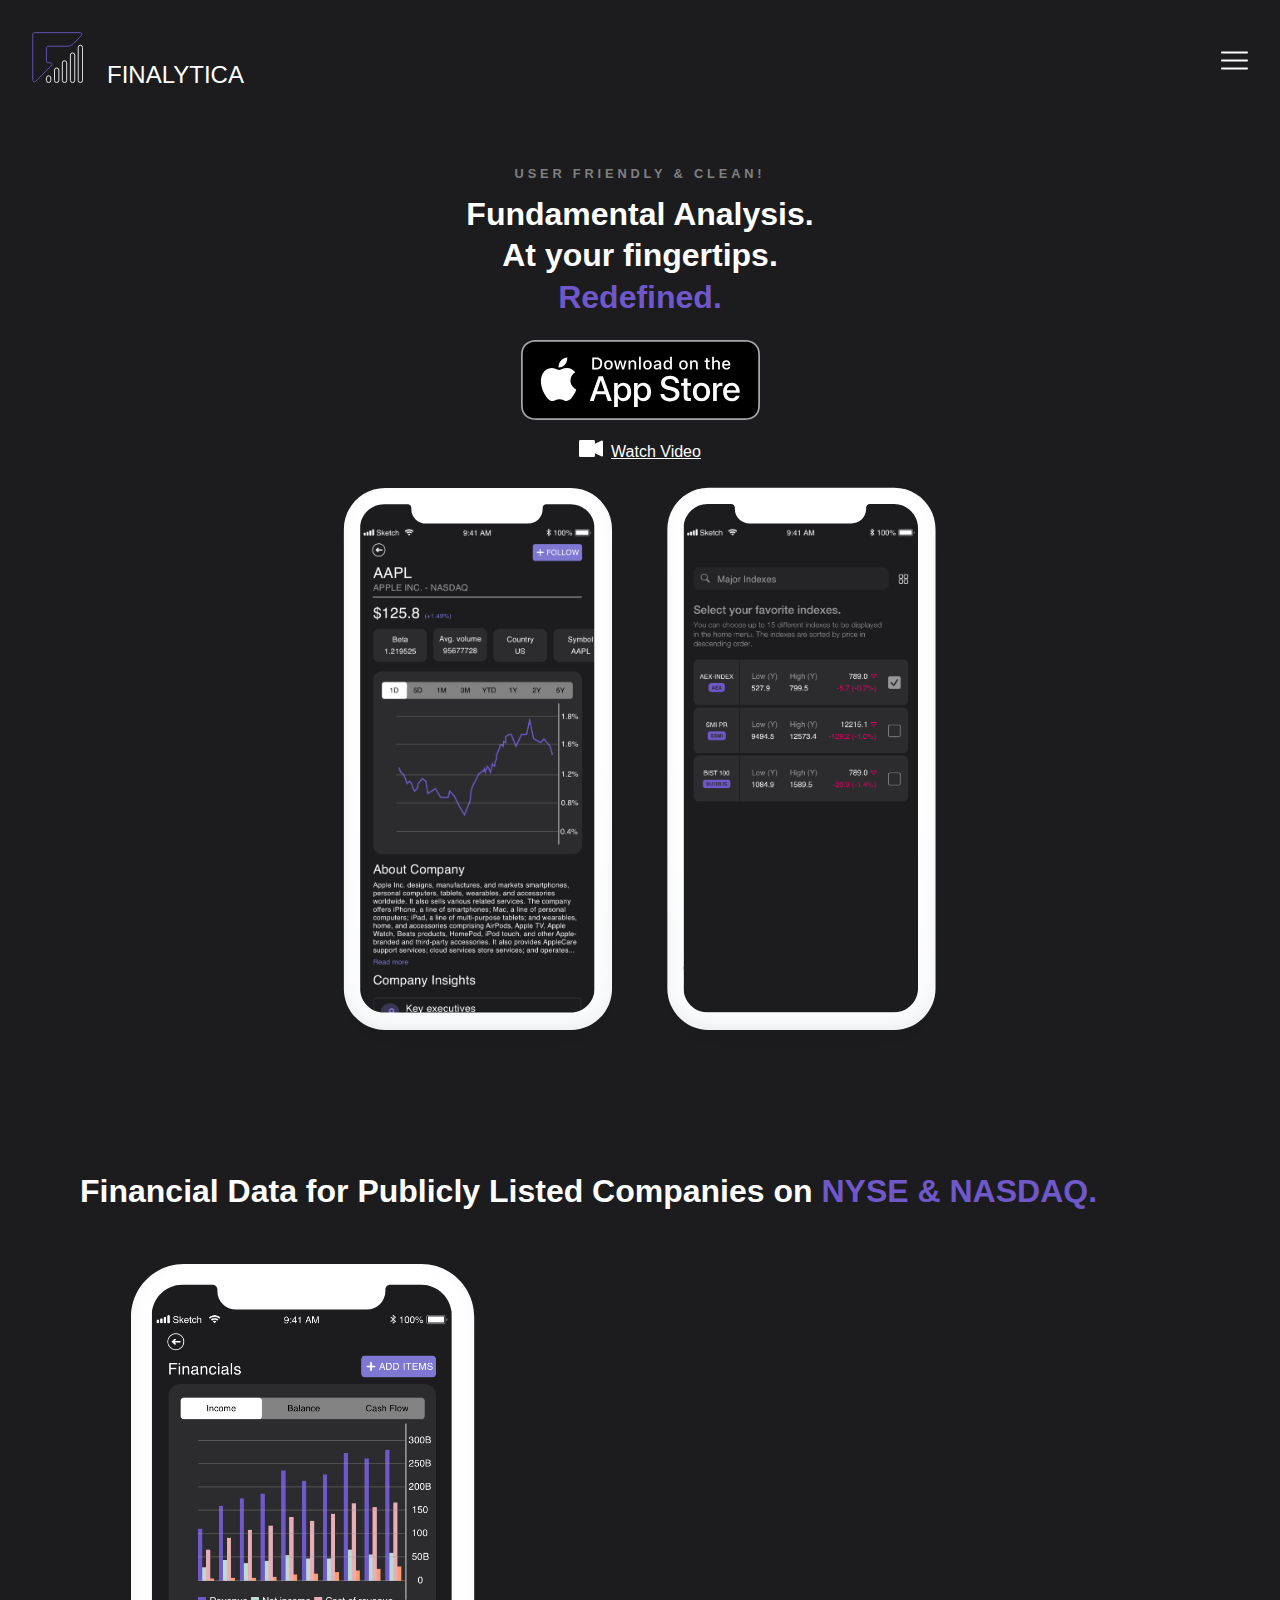
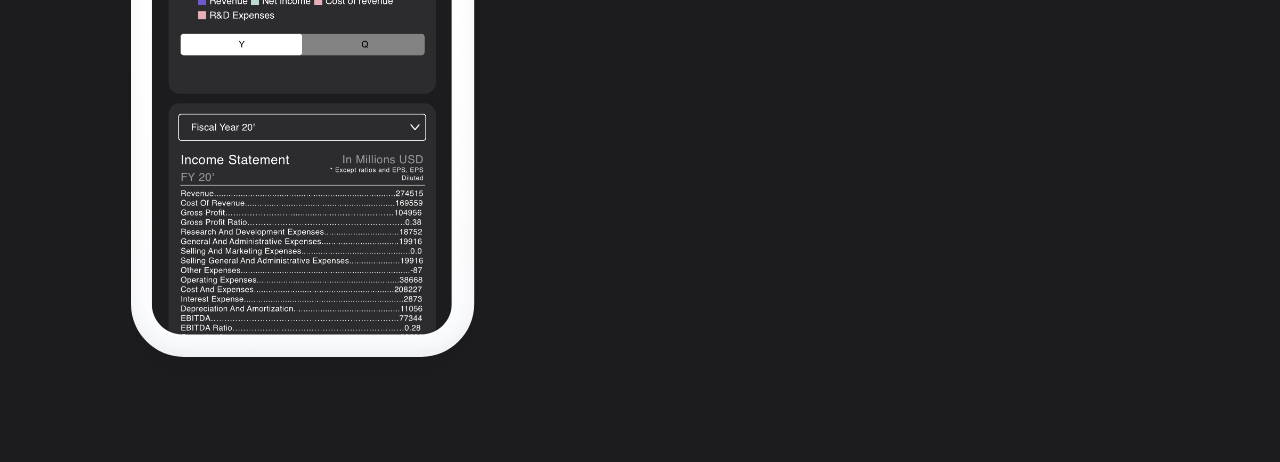
<file: Webbprogrammering/index.html>
<!DOCTYPE html>
<html lang="sv">
<head>
    <meta charset="UTF-8">
    <meta name="viewport" content="width=device-width, initial-scale=1.0">
    <title>Finalytica</title>
    <link rel="stylesheet" href="css/main.css">
</head>
<body>

    <div class = "navbar">
        <div class="container">
            
            <a class="logo" href="index.html">
                <img src="images/finalytica_logo.svg" alt="Finalytica Logo" >FINALYTICA

            </a>

            <img id="mobile-cta" class="mobile-menu" src="images/menu.svg" alt="Open Navigation">

            <nav>
                <img id="mobile-exit" class="mobile-menu-exit" src="images/exit.svg" alt="Close Navigation">
                
                <ul class="primary-nav">
                    <li class="current"><a href="#">Home</a></li>
                    <li><a href="#">Features</a></li>
                    <li><a href="#">Pricing</a></li>
                </ul>
    
                <ul class="secondary-nav">
                    <li ><a href="#">Contact</a></li>
                    <li class="go-premium-cta"><a href="#">Go Premium</a></li>
                </ul>
            </nav>
        </div>
    </div>

    <section class="hero">
        <div class="container">
            <div class="left-col">
                <p class="subhead">User Friendly &amp; Clean!</p>
                <h1>Fundamental Analysis. <br> At your fingertips. <br> <span>Redefined.</span></h1>

                <div class="hero-cta">
                    <img src="images/download_app_store_icon.svg" alt="Download On The App Store">
                    <a href="#" class="watch-video-cta">
                        <img src="images/camera_icon.svg" alt="Watch Video">Watch Video
                    </a>
                </div>
            </div>

            <img src="images/hero_img.svg" class="hero-img" alt="Hero Image">

        </div>
    </section>


    <section class="features-section">
        <div class="container">
            <div class="right-col">
                <h1>Financial Data for Publicly Listed Companies on <span>NYSE & NASDAQ.</span></h1>

            </div>

            <img src="images/features_img.svg" alt="Features Image">

        </div>
    </section>



</body>
</html>
</file>
<file: Webbprogrammering/css/main.css>
body {
  background: #1C1C1E;
  margin: 0;
  font-family: 'Helvetica';
}

.navbar {
  background: #1C1C1E;
  padding: 2em;
}

.navbar .logo {
  text-decoration: none;
  font-weight: normal;
  color: white;
  font-size: 1.5em;
  vertical-align: middle;
  display: table-cell;
}

.navbar .logo img {
  width: 20%;
  margin-right: 1em;
}

.navbar nav {
  display: none;
}

.navbar .container {
  display: -webkit-box;
  display: -ms-flexbox;
  display: flex;
  place-content: space-between;
}

.navbar .mobile-menu {
  cursor: pointer;
}

a {
  color: white;
}

ul {
  list-style-type: none;
  margin: 0;
  padding: 0;
}

section {
  padding: 2em 5em;
}

.hero {
  text-align: center;
}

.left-col .subhead {
  text-transform: uppercase;
  font-size: 0.8em;
  font-weight: bold;
  color: gray;
  letter-spacing: .3em;
}

.left-col h1 {
  color: white;
  font-size: 2em;
  line-height: 1.3em;
  margin-top: .2em;
}

.left-col h1 span {
  color: #6F58C9;
}

.left-col .watch-video-cta {
  display: block;
  margin-top: 1em;
}

.left-col .watch-video-cta img {
  margin-right: .5em;
  -webkit-box-align: left;
      -ms-flex-align: left;
          align-items: left;
}

.hero-img {
  width: 60%;
  margin-top: 0.1em;
}

section.features-section {
  background: #1C1C1E;
}

section.features-section h1 {
  color: white;
}

section.features-section h1 span {
  color: #6F58C9;
}
/*# sourceMappingURL=main.css.map */
</file>
